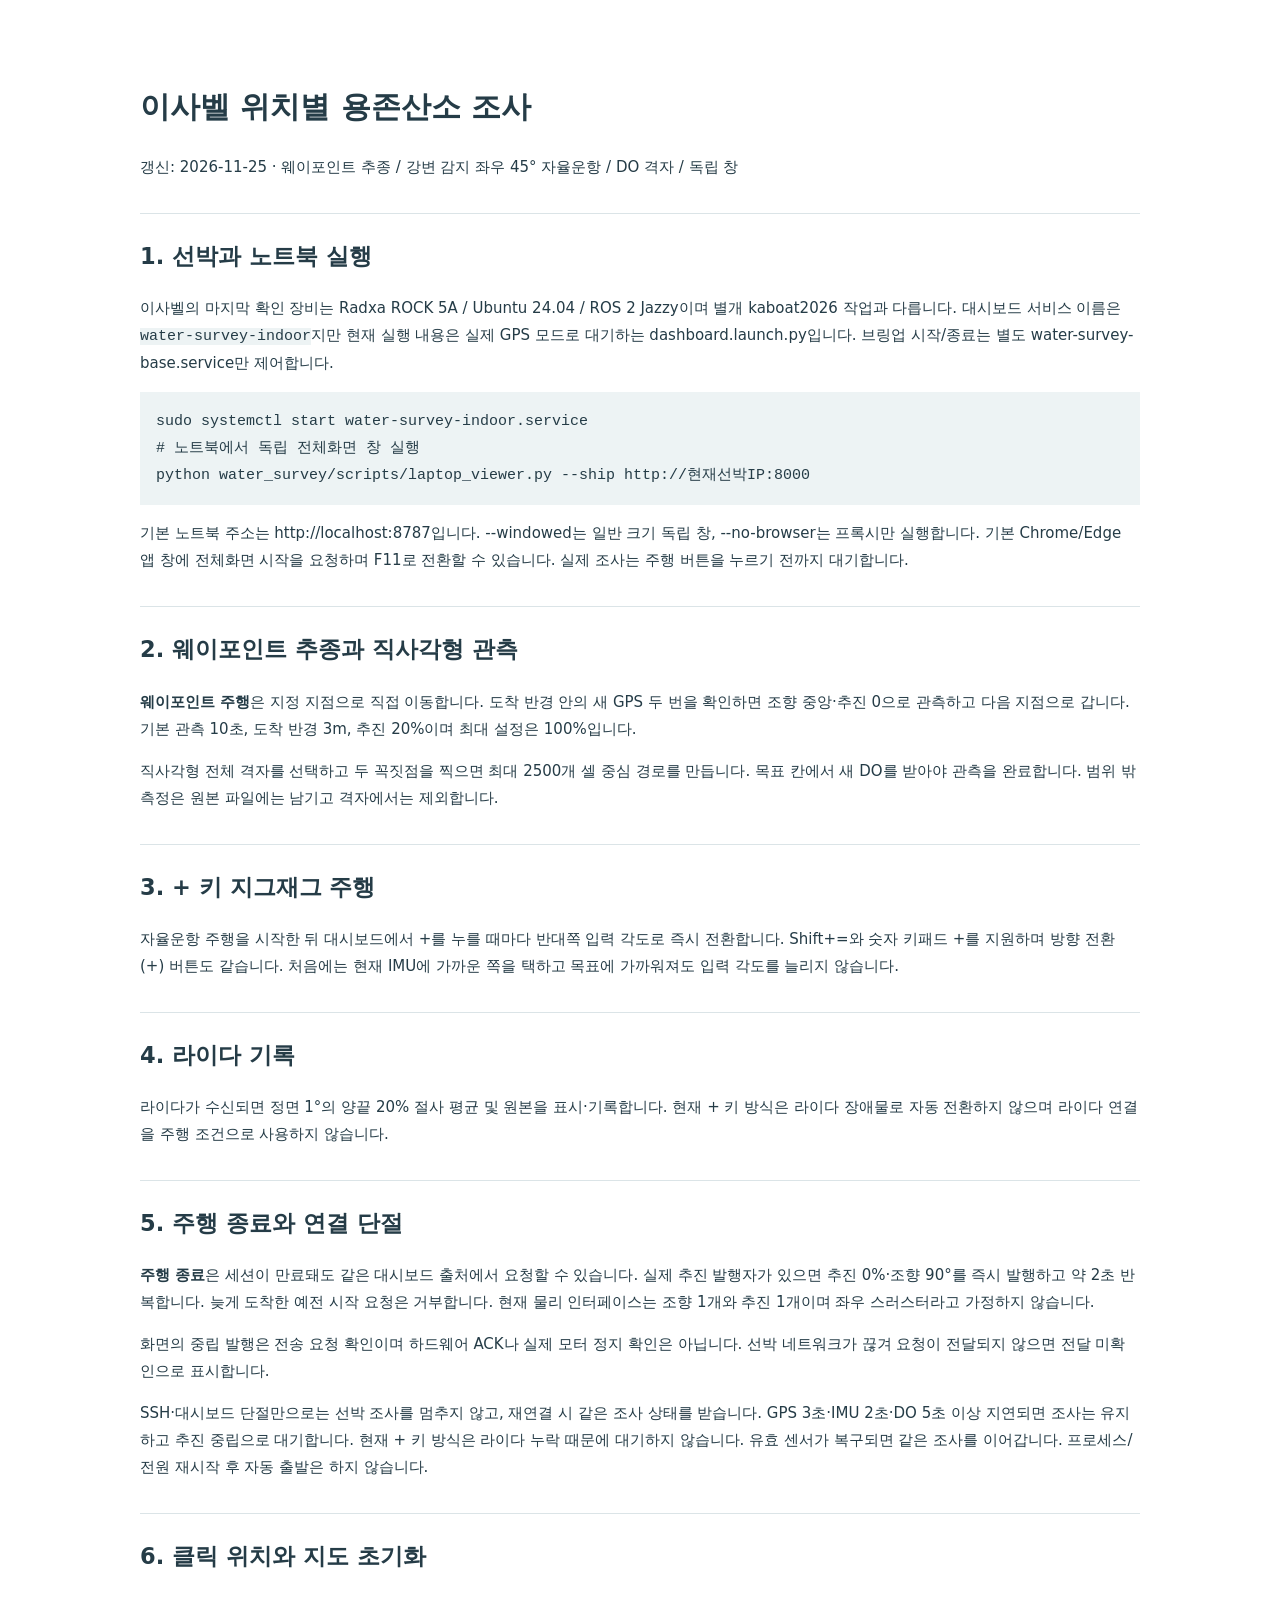
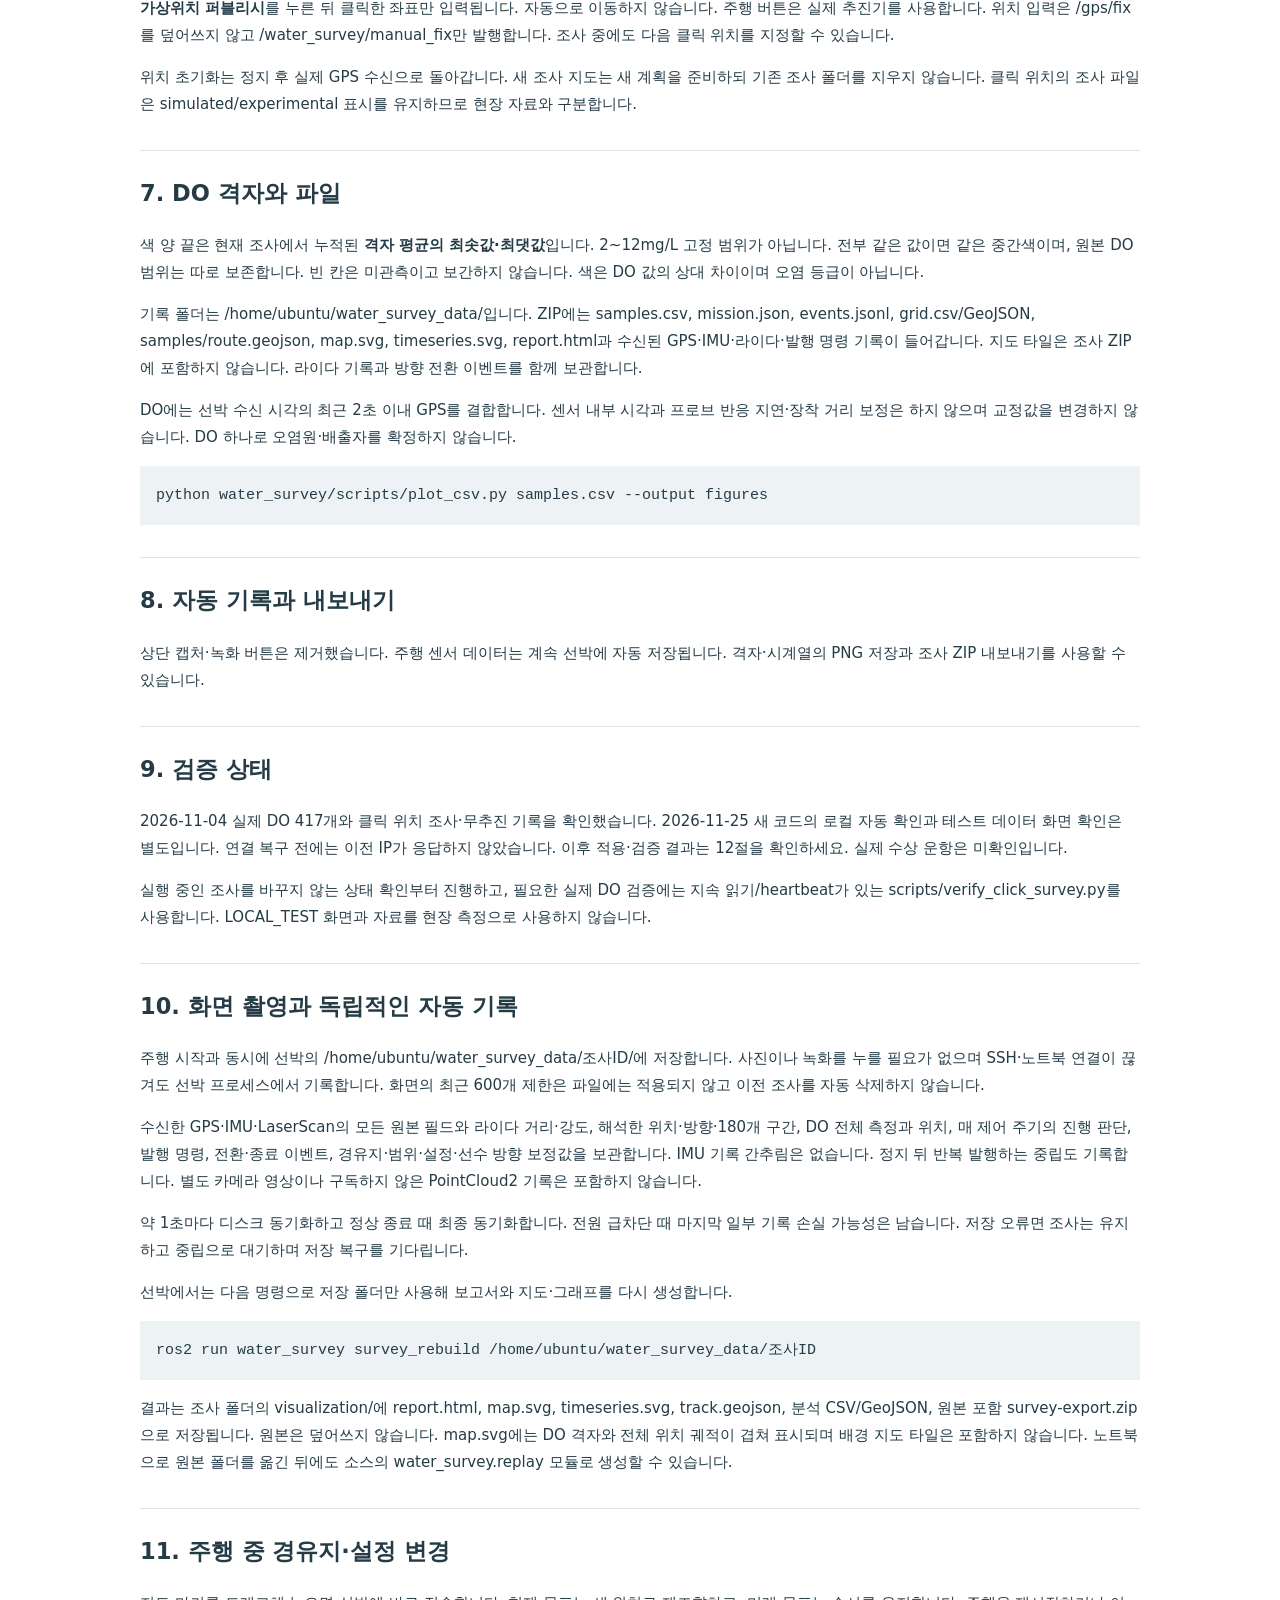
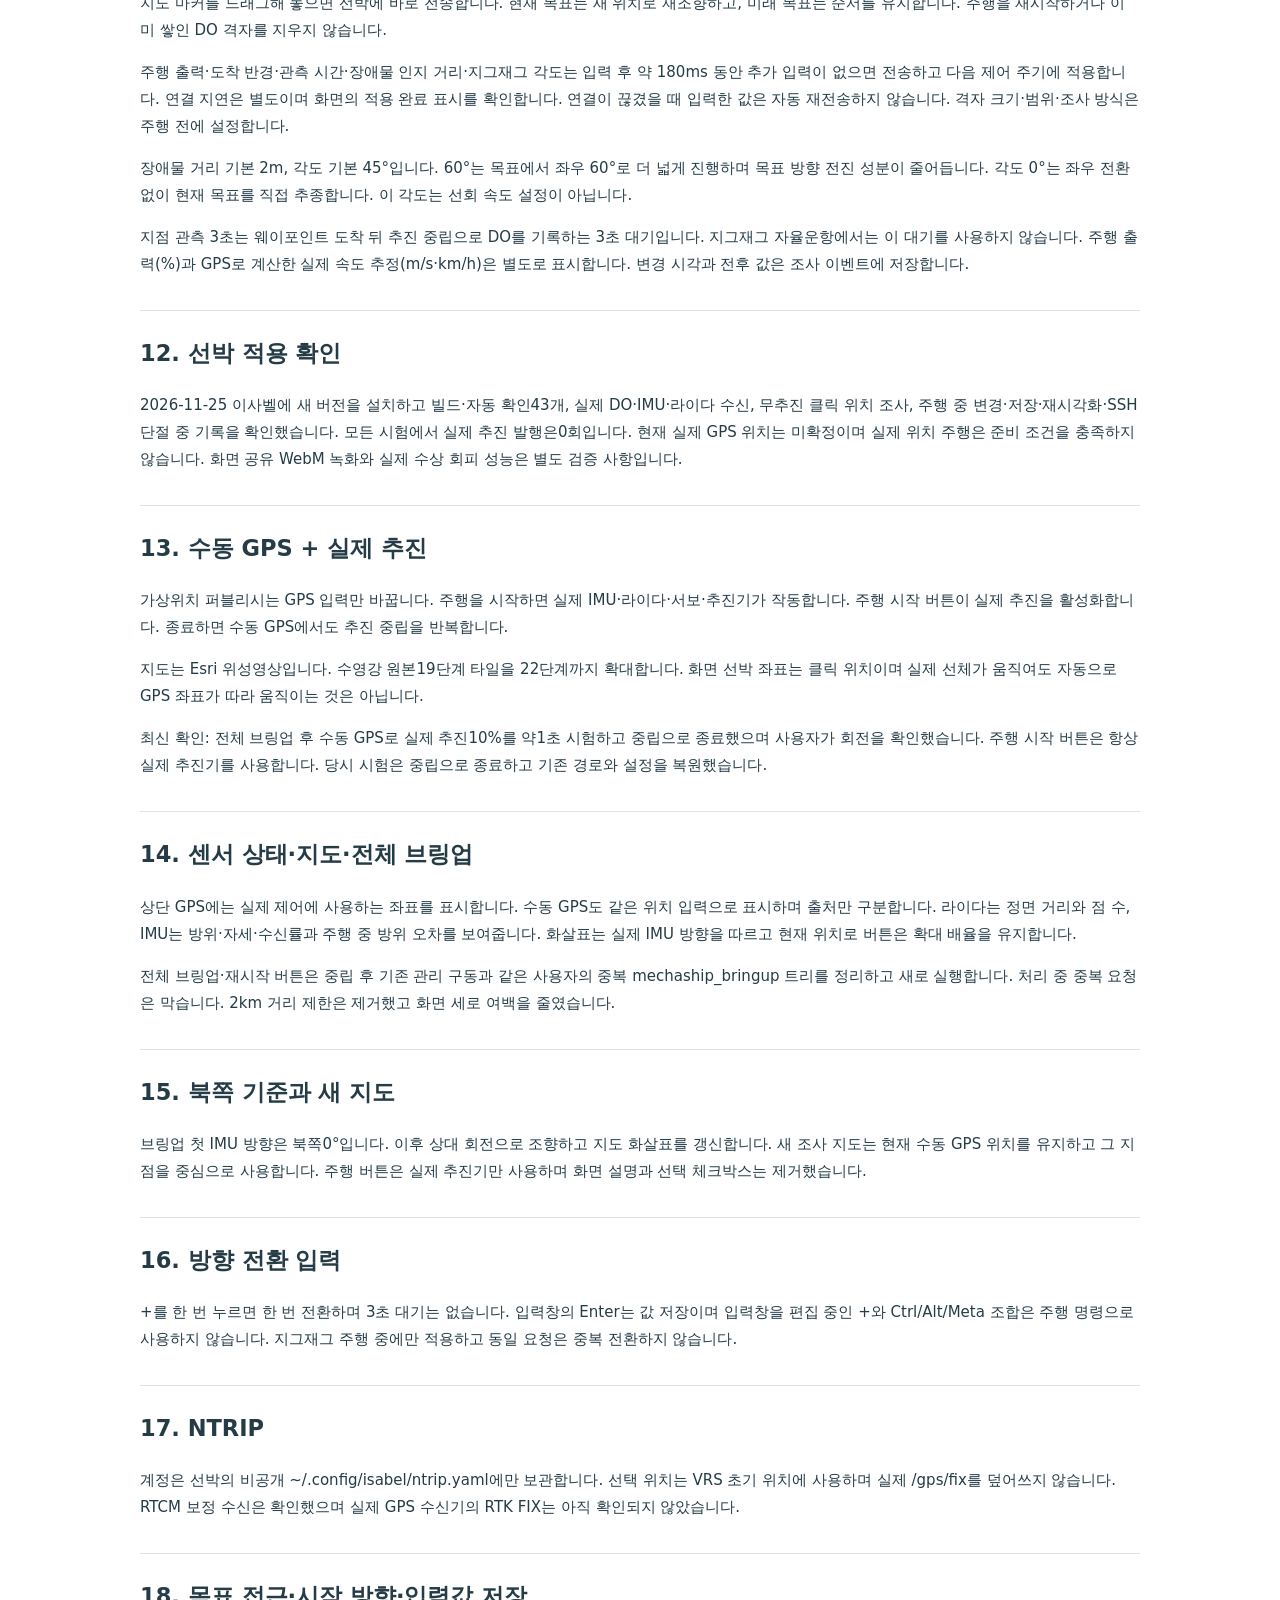
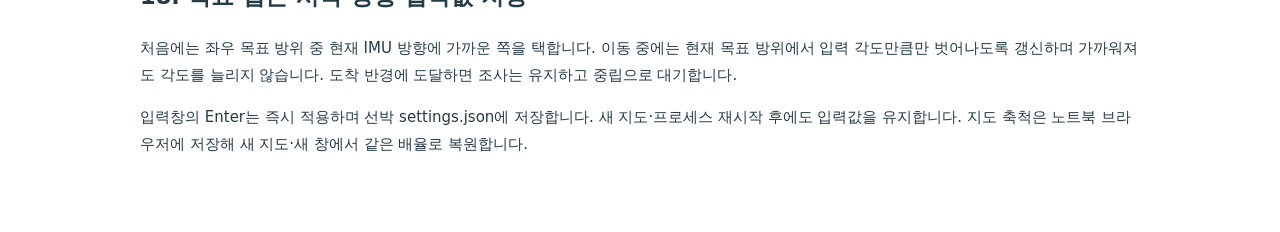
<file: water_survey/water_survey/static/manual.html>
<!doctype html><html lang="ko"><meta charset="utf-8"><meta name="viewport" content="width=device-width,initial-scale=1"><title>이사벨 DO 조사 · 운영 문서</title><style>body{font:15px/1.8 system-ui,'Malgun Gothic';color:#253c47;max-width:1000px;margin:35px auto;padding:25px}h2{border-top:1px solid #dbe4e7;padding-top:22px;margin-top:32px}pre{background:#edf3f4;padding:16px;white-space:pre-wrap}code{background:#edf3f4}aside{padding:16px;background:#fff1d2}table{border-collapse:collapse;width:100%}td,th{border:1px solid #dce5e9;padding:10px;text-align:left}a{color:#087f77}</style><h1>이사벨 위치별 용존산소 조사</h1><p>갱신: 2026-11-25 · 웨이포인트 추종 / 강변 감지 좌우 45° 자율운항 / DO 격자 / 독립 창</p><h2>1. 선박과 노트북 실행</h2><p>이사벨의 마지막 확인 장비는 Radxa ROCK 5A / Ubuntu 24.04 / ROS 2 Jazzy이며 별개 kaboat2026 작업과 다릅니다. 대시보드 서비스 이름은 <code>water-survey-indoor</code>지만 현재 실행 내용은 실제 GPS 모드로 대기하는 dashboard.launch.py입니다. 브링업 시작/종료는 별도 water-survey-base.service만 제어합니다.</p><pre>sudo systemctl start water-survey-indoor.service
# 노트북에서 독립 전체화면 창 실행
python water_survey/scripts/laptop_viewer.py --ship http://현재선박IP:8000</pre><p>기본 노트북 주소는 http://localhost:8787입니다. --windowed는 일반 크기 독립 창, --no-browser는 프록시만 실행합니다. 기본 Chrome/Edge 앱 창에 전체화면 시작을 요청하며 F11로 전환할 수 있습니다. 실제 조사는 주행 버튼을 누르기 전까지 대기합니다.</p><h2>2. 웨이포인트 추종과 직사각형 관측</h2><p><b>웨이포인트 주행</b>은 지정 지점으로 직접 이동합니다. 도착 반경 안의 새 GPS 두 번을 확인하면 조향 중앙·추진 0으로 관측하고 다음 지점으로 갑니다. 기본 관측 10초, 도착 반경 3m, 추진 20%이며 최대 설정은 100%입니다.</p><p>직사각형 전체 격자를 선택하고 두 꼭짓점을 찍으면 최대 2500개 셀 중심 경로를 만듭니다. 목표 칸에서 새 DO를 받아야 관측을 완료합니다. 범위 밖 측정은 원본 파일에는 남기고 격자에서는 제외합니다.</p><h2>3. + 키 지그재그 주행</h2><p>자율운항 주행을 시작한 뒤 대시보드에서 +를 누를 때마다 반대쪽 입력 각도로 즉시 전환합니다. Shift+=와 숫자 키패드 +를 지원하며 방향 전환 (+) 버튼도 같습니다. 처음에는 현재 IMU에 가까운 쪽을 택하고 목표에 가까워져도 입력 각도를 늘리지 않습니다.</p><h2>4. 라이다 기록</h2><p>라이다가 수신되면 정면 1°의 양끝 20% 절사 평균 및 원본을 표시·기록합니다. 현재 + 키 방식은 라이다 장애물로 자동 전환하지 않으며 라이다 연결을 주행 조건으로 사용하지 않습니다.</p><h2>5. 주행 종료와 연결 단절</h2><p><b>주행 종료</b>은 세션이 만료돼도 같은 대시보드 출처에서 요청할 수 있습니다. 실제 추진 발행자가 있으면 추진 0%·조향 90°를 즉시 발행하고 약 2초 반복합니다. 늦게 도착한 예전 시작 요청은 거부합니다. 현재 물리 인터페이스는 조향 1개와 추진 1개이며 좌우 스러스터라고 가정하지 않습니다.</p><p>화면의 중립 발행은 전송 요청 확인이며 하드웨어 ACK나 실제 모터 정지 확인은 아닙니다. 선박 네트워크가 끊겨 요청이 전달되지 않으면 전달 미확인으로 표시합니다.</p><p>SSH·대시보드 단절만으로는 선박 조사를 멈추지 않고, 재연결 시 같은 조사 상태를 받습니다. GPS 3초·IMU 2초·DO 5초 이상 지연되면 조사는 유지하고 추진 중립으로 대기합니다. 현재 + 키 방식은 라이다 누락 때문에 대기하지 않습니다. 유효 센서가 복구되면 같은 조사를 이어갑니다. 프로세스/전원 재시작 후 자동 출발은 하지 않습니다.</p><h2>6. 클릭 위치와 지도 초기화</h2><p><b>가상위치 퍼블리시</b>를 누른 뒤 클릭한 좌표만 입력됩니다. 자동으로 이동하지 않습니다. 주행 버튼은 실제 추진기를 사용합니다. 위치 입력은 /gps/fix를 덮어쓰지 않고 /water_survey/manual_fix만 발행합니다. 조사 중에도 다음 클릭 위치를 지정할 수 있습니다.</p><p>위치 초기화는 정지 후 실제 GPS 수신으로 돌아갑니다. 새 조사 지도는 새 계획을 준비하되 기존 조사 폴더를 지우지 않습니다. 클릭 위치의 조사 파일은 simulated/experimental 표시를 유지하므로 현장 자료와 구분합니다.</p><h2>7. DO 격자와 파일</h2><p>색 양 끝은 현재 조사에서 누적된 <b>격자 평균의 최솟값·최댓값</b>입니다. 2~12mg/L 고정 범위가 아닙니다. 전부 같은 값이면 같은 중간색이며, 원본 DO 범위는 따로 보존합니다. 빈 칸은 미관측이고 보간하지 않습니다. 색은 DO 값의 상대 차이이며 오염 등급이 아닙니다.</p><p>기록 폴더는 /home/ubuntu/water_survey_data/입니다. ZIP에는 samples.csv, mission.json, events.jsonl, grid.csv/GeoJSON, samples/route.geojson, map.svg, timeseries.svg, report.html과 수신된 GPS·IMU·라이다·발행 명령 기록이 들어갑니다. 지도 타일은 조사 ZIP에 포함하지 않습니다. 라이다 기록과 방향 전환 이벤트를 함께 보관합니다.</p><p>DO에는 선박 수신 시각의 최근 2초 이내 GPS를 결합합니다. 센서 내부 시각과 프로브 반응 지연·장착 거리 보정은 하지 않으며 교정값을 변경하지 않습니다. DO 하나로 오염원·배출자를 확정하지 않습니다.</p><pre>python water_survey/scripts/plot_csv.py samples.csv --output figures</pre><h2>8. 자동 기록과 내보내기</h2><p>상단 캡처·녹화 버튼은 제거했습니다. 주행 센서 데이터는 계속 선박에 자동 저장됩니다. 격자·시계열의 PNG 저장과 조사 ZIP 내보내기를 사용할 수 있습니다.</p><h2>9. 검증 상태</h2><p>2026-11-04 실제 DO 417개와 클릭 위치 조사·무추진 기록을 확인했습니다. 2026-11-25 새 코드의 로컬 자동 확인과 테스트 데이터 화면 확인은 별도입니다. 연결 복구 전에는 이전 IP가 응답하지 않았습니다. 이후 적용·검증 결과는 12절을 확인하세요. 실제 수상 운항은 미확인입니다.</p><p>실행 중인 조사를 바꾸지 않는 상태 확인부터 진행하고, 필요한 실제 DO 검증에는 지속 읽기/heartbeat가 있는 scripts/verify_click_survey.py를 사용합니다. LOCAL_TEST 화면과 자료를 현장 측정으로 사용하지 않습니다.</p><h2 id="automatic-recording">10. 화면 촬영과 독립적인 자동 기록</h2>
<p>주행 시작과 동시에 선박의 /home/ubuntu/water_survey_data/조사ID/에 저장합니다. 사진이나 녹화를 누를 필요가 없으며 SSH·노트북 연결이 끊겨도 선박 프로세스에서 기록합니다. 화면의 최근 600개 제한은 파일에는 적용되지 않고 이전 조사를 자동 삭제하지 않습니다.</p>
<p>수신한 GPS·IMU·LaserScan의 모든 원본 필드와 라이다 거리·강도, 해석한 위치·방향·180개 구간, DO 전체 측정과 위치, 매 제어 주기의 진행 판단, 발행 명령, 전환·종료 이벤트, 경유지·범위·설정·선수 방향 보정값을 보관합니다. IMU 기록 간추림은 없습니다. 정지 뒤 반복 발행하는 중립도 기록합니다. 별도 카메라 영상이나 구독하지 않은 PointCloud2 기록은 포함하지 않습니다.</p>
<p>약 1초마다 디스크 동기화하고 정상 종료 때 최종 동기화합니다. 전원 급차단 때 마지막 일부 기록 손실 가능성은 남습니다. 저장 오류면 조사는 유지하고 중립으로 대기하며 저장 복구를 기다립니다.</p>
<p>선박에서는 다음 명령으로 저장 폴더만 사용해 보고서와 지도·그래프를 다시 생성합니다.</p>
<pre>ros2 run water_survey survey_rebuild /home/ubuntu/water_survey_data/조사ID</pre>
<p>결과는 조사 폴더의 visualization/에 report.html, map.svg, timeseries.svg, track.geojson, 분석 CSV/GeoJSON, 원본 포함 survey-export.zip으로 저장됩니다. 원본은 덮어쓰지 않습니다. map.svg에는 DO 격자와 전체 위치 궤적이 겹쳐 표시되며 배경 지도 타일은 포함하지 않습니다. 노트북으로 원본 폴더를 옮긴 뒤에도 소스의 water_survey.replay 모듈로 생성할 수 있습니다.</p><h2>11. 주행 중 경유지·설정 변경</h2><p>지도 마커를 드래그해 놓으면 선박에 바로 전송합니다. 현재 목표는 새 위치로 재조향하고, 미래 목표는 순서를 유지합니다. 주행을 재시작하거나 이미 쌓인 DO 격자를 지우지 않습니다.</p><p>주행 출력·도착 반경·관측 시간·장애물 인지 거리·지그재그 각도는 입력 후 약 180ms 동안 추가 입력이 없으면 전송하고 다음 제어 주기에 적용합니다. 연결 지연은 별도이며 화면의 적용 완료 표시를 확인합니다. 연결이 끊겼을 때 입력한 값은 자동 재전송하지 않습니다. 격자 크기·범위·조사 방식은 주행 전에 설정합니다.</p><p>장애물 거리 기본 2m, 각도 기본 45°입니다. 60°는 목표에서 좌우 60°로 더 넓게 진행하며 목표 방향 전진 성분이 줄어듭니다. 각도 0°는 좌우 전환 없이 현재 목표를 직접 추종합니다. 이 각도는 선회 속도 설정이 아닙니다.</p><p>지점 관측 3초는 웨이포인트 도착 뒤 추진 중립으로 DO를 기록하는 3초 대기입니다. 지그재그 자율운항에서는 이 대기를 사용하지 않습니다. 주행 출력(%)과 GPS로 계산한 실제 속도 추정(m/s·km/h)은 별도로 표시합니다. 변경 시각과 전후 값은 조사 이벤트에 저장합니다.</p><h2>12. 선박 적용 확인</h2><p>2026-11-25 이사벨에 새 버전을 설치하고 빌드·자동 확인43개, 실제 DO·IMU·라이다 수신, 무추진 클릭 위치 조사, 주행 중 변경·저장·재시각화·SSH 단절 중 기록을 확인했습니다. 모든 시험에서 실제 추진 발행은0회입니다. 현재 실제 GPS 위치는 미확정이며 실제 위치 주행은 준비 조건을 충족하지 않습니다. 화면 공유 WebM 녹화와 실제 수상 회피 성능은 별도 검증 사항입니다.</p><h2>13. 수동 GPS + 실제 추진</h2><p>가상위치 퍼블리시는 GPS 입력만 바꿉니다. 주행을 시작하면 실제 IMU·라이다·서보·추진기가 작동합니다.  주행 시작 버튼이 실제 추진을 활성화합니다. 종료하면 수동 GPS에서도 추진 중립을 반복합니다.</p><p>지도는 Esri 위성영상입니다. 수영강 원본19단계 타일을 22단계까지 확대합니다. 화면 선박 좌표는 클릭 위치이며 실제 선체가 움직여도 자동으로 GPS 좌표가 따라 움직이는 것은 아닙니다.</p><p>최신 확인: 전체 브링업 후 수동 GPS로 실제 추진10%를 약1초 시험하고 중립으로 종료했으며 사용자가 회전을 확인했습니다. 주행 시작 버튼은 항상 실제 추진기를 사용합니다. 당시 시험은 중립으로 종료하고 기존 경로와 설정을 복원했습니다.</p><h2>14. 센서 상태·지도·전체 브링업</h2><p>상단 GPS에는 실제 제어에 사용하는 좌표를 표시합니다. 수동 GPS도 같은 위치 입력으로 표시하며 출처만 구분합니다. 라이다는 정면 거리와 점 수, IMU는 방위·자세·수신률과 주행 중 방위 오차를 보여줍니다. 화살표는 실제 IMU 방향을 따르고 현재 위치로 버튼은 확대 배율을 유지합니다.</p><p>전체 브링업·재시작 버튼은 중립 후 기존 관리 구동과 같은 사용자의 중복 mechaship_bringup 트리를 정리하고 새로 실행합니다. 처리 중 중복 요청은 막습니다. 2km 거리 제한은 제거했고 화면 세로 여백을 줄였습니다.</p><h2>15. 북쪽 기준과 새 지도</h2><p>브링업 첫 IMU 방향은 북쪽0°입니다. 이후 상대 회전으로 조향하고 지도 화살표를 갱신합니다. 새 조사 지도는 현재 수동 GPS 위치를 유지하고 그 지점을 중심으로 사용합니다. 주행 버튼은 실제 추진기만 사용하며 화면 설명과 선택 체크박스는 제거했습니다.</p><h2>16. 방향 전환 입력</h2><p>+를 한 번 누르면 한 번 전환하며 3초 대기는 없습니다. 입력창의 Enter는 값 저장이며 입력창을 편집 중인 +와 Ctrl/Alt/Meta 조합은 주행 명령으로 사용하지 않습니다. 지그재그 주행 중에만 적용하고 동일 요청은 중복 전환하지 않습니다.</p><h2>17. NTRIP</h2><p>계정은 선박의 비공개 ~/.config/isabel/ntrip.yaml에만 보관합니다. 선택 위치는 VRS 초기 위치에 사용하며 실제 /gps/fix를 덮어쓰지 않습니다. RTCM 보정 수신은 확인했으며 실제 GPS 수신기의 RTK FIX는 아직 확인되지 않았습니다.</p><h2>18. 목표 접근·시작 방향·입력값 저장</h2><p>처음에는 좌우 목표 방위 중 현재 IMU 방향에 가까운 쪽을 택합니다. 이동 중에는 현재 목표 방위에서 입력 각도만큼만 벗어나도록 갱신하며 가까워져도 각도를 늘리지 않습니다. 도착 반경에 도달하면 조사는 유지하고 중립으로 대기합니다.</p><p>입력창의 Enter는 즉시 적용하며 선박 settings.json에 저장합니다. 새 지도·프로세스 재시작 후에도 입력값을 유지합니다. 지도 축척은 노트북 브라우저에 저장해 새 지도·새 창에서 같은 배율로 복원합니다.</p></html>
</file>
